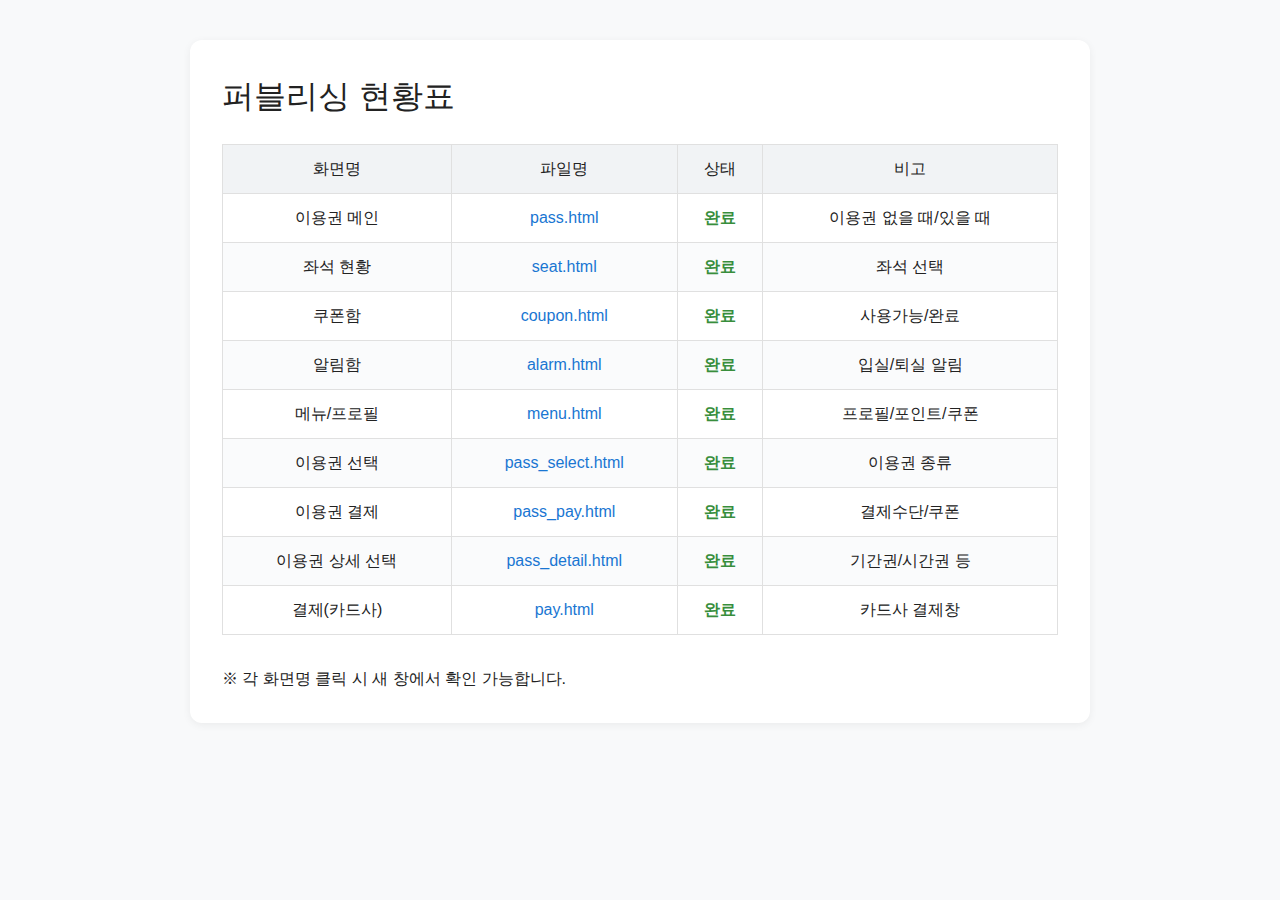
<file: index.html>
<!DOCTYPE html>
<html lang="ko">
  <head>
    <meta charset="UTF-8" />
    <meta name="viewport" content="width=device-width, initial-scale=1.0" />
    <title>퍼블리싱 현황표 - moo_pub</title>
    <link rel="stylesheet" href="./assets/css/common.css" />
    <style>
      body {
        font-family: "Pretendard", "Noto Sans KR", Arial, sans-serif;
        background: #f8f9fa;
        margin: 0;
      }
      .container {
        max-width: 900px;
        margin: 40px auto;
        background: #fff;
        border-radius: 12px;
        box-shadow: 0 2px 8px rgba(0, 0, 0, 0.06);
        padding: 32px;
      }
      h1 {
        font-size: 2rem;
        margin-bottom: 1.5rem;
      }
      table {
        width: 100%;
        border-collapse: collapse;
        margin-bottom: 2rem;
      }
      th,
      td {
        border: 1px solid #e0e0e0;
        padding: 12px 10px;
        text-align: center;
      }
      th {
        background: #f1f3f5;
      }
      tr:nth-child(even) {
        background: #fafbfc;
      }
      a {
        color: #1976d2;
        text-decoration: none;
      }
      a:hover {
        text-decoration: underline;
      }
      .status-done {
        color: #388e3c;
        font-weight: bold;
      }
      .status-ing {
        color: #fbc02d;
        font-weight: bold;
      }
      .status-todo {
        color: #bdbdbd;
        font-weight: bold;
      }
    </style>
  </head>
  <body>
    <div class="container">
      <h1>퍼블리싱 현황표</h1>
      <table>
        <thead>
          <tr>
            <th>화면명</th>
            <th>파일명</th>
            <th>상태</th>
            <th>비고</th>
          </tr>
        </thead>
        <tbody>
          <tr>
            <td>이용권 메인</td>
            <td><a href="./html/pass.html" target="_blank">pass.html</a></td>
            <td class="status-done">완료</td>
            <td>이용권 없을 때/있을 때</td>
          </tr>
          <tr>
            <td>좌석 현황</td>
            <td><a href="./html/seat.html" target="_blank">seat.html</a></td>
            <td class="status-done">완료</td>
            <td>좌석 선택</td>
          </tr>
          <tr>
            <td>쿠폰함</td>
            <td>
              <a href="./html/coupon.html" target="_blank">coupon.html</a>
            </td>
            <td class="status-done">완료</td>
            <td>사용가능/완료</td>
          </tr>
          <tr>
            <td>알림함</td>
            <td><a href="./html/alarm.html" target="_blank">alarm.html</a></td>
            <td class="status-done">완료</td>
            <td>입실/퇴실 알림</td>
          </tr>
          <tr>
            <td>메뉴/프로필</td>
            <td><a href="./html/menu.html" target="_blank">menu.html</a></td>
            <td class="status-done">완료</td>
            <td>프로필/포인트/쿠폰</td>
          </tr>
          <tr>
            <td>이용권 선택</td>
            <td>
              <a href="./html/pass_select.html" target="_blank"
                >pass_select.html</a
              >
            </td>
            <td class="status-done">완료</td>
            <td>이용권 종류</td>
          </tr>
          <tr>
            <td>이용권 결제</td>
            <td>
              <a href="./html/pass_pay.html" target="_blank">pass_pay.html</a>
            </td>
            <td class="status-done">완료</td>
            <td>결제수단/쿠폰</td>
          </tr>
          <tr>
            <td>이용권 상세 선택</td>
            <td>
              <a href="./html/pass_detail.html" target="_blank"
                >pass_detail.html</a
              >
            </td>
            <td class="status-done">완료</td>
            <td>기간권/시간권 등</td>
          </tr>
          <tr>
            <td>결제(카드사)</td>
            <td><a href="./html/pay.html" target="_blank">pay.html</a></td>
            <td class="status-done">완료</td>
            <td>카드사 결제창</td>
          </tr>
        </tbody>
      </table>
      <p>※ 각 화면명 클릭 시 새 창에서 확인 가능합니다.</p>
    </div>
  </body>
</html>
</file>
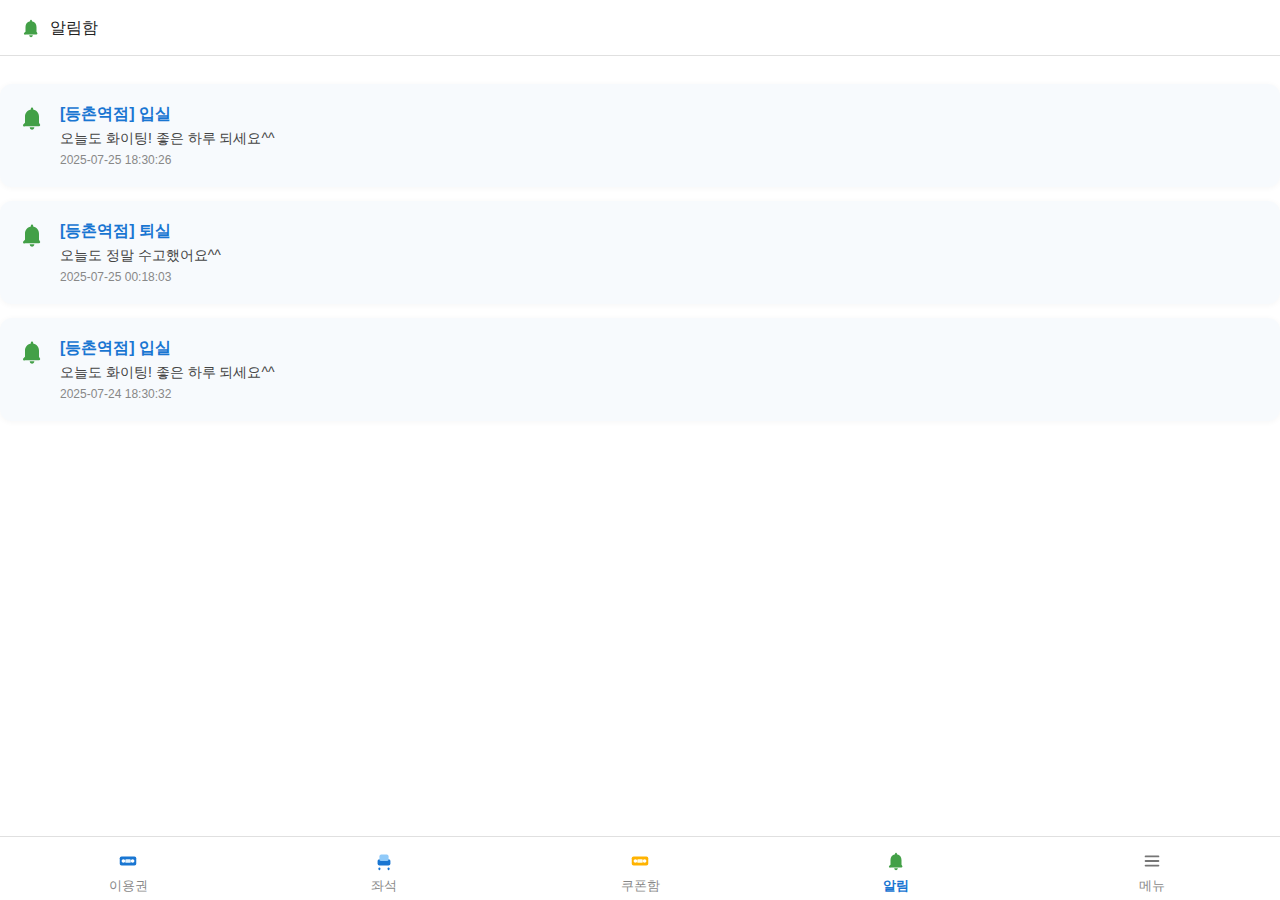
<file: html/alarm.html>
<!DOCTYPE html>
<html lang="ko">
  <head>
    <meta charset="UTF-8" />
    <meta name="viewport" content="width=device-width, initial-scale=1.0" />
    <title>알림함</title>
    <link rel="stylesheet" href="../assets/css/common.css" />
    <link rel="stylesheet" href="../assets/css/page.css" />
    <link rel="stylesheet" href="../assets/css/animate.css" />
    <style>
      .alarm-list {
        margin: 28px 0 18px;
      }
      .alarm-card {
        background: #f7fafd;
        border-radius: 12px;
        box-shadow: 0 1px 6px rgba(0, 0, 0, 0.04);
        padding: 18px 18px;
        margin-bottom: 14px;
        display: flex;
        align-items: flex-start;
        gap: 14px;
        animation: fadeIn 0.7s;
      }
      .alarm-card .icon {
        flex-shrink: 0;
        margin-top: 2px;
      }
      .alarm-card .info {
        flex: 1;
      }
      .alarm-card .title {
        font-size: 1rem;
        font-weight: 600;
        margin-bottom: 2px;
        color: #1976d2;
      }
      .alarm-card .desc {
        font-size: 14px;
        color: #444;
        margin-bottom: 2px;
      }
      .alarm-card .date {
        font-size: 12px;
        color: #888;
      }
    </style>
  </head>
  <body>
    <div class="page-wrap">
      <header class="header">
        <div style="display: flex; align-items: center; gap: 8px">
          <img src="../assets/img/icon-alarm.svg" width="22" alt="알림" />
          알림함
        </div>
      </header>
      <main style="flex: 1">
        <div class="alarm-list fade-in">
          <div class="alarm-card">
            <div class="icon">
              <img src="../assets/img/icon-alarm.svg" width="28" alt="알림" />
            </div>
            <div class="info">
              <div class="title">[등촌역점] 입실</div>
              <div class="desc">오늘도 화이팅! 좋은 하루 되세요^^</div>
              <div class="date">2025-07-25 18:30:26</div>
            </div>
          </div>
          <div class="alarm-card">
            <div class="icon">
              <img src="../assets/img/icon-alarm.svg" width="28" alt="알림" />
            </div>
            <div class="info">
              <div class="title">[등촌역점] 퇴실</div>
              <div class="desc">오늘도 정말 수고했어요^^</div>
              <div class="date">2025-07-25 00:18:03</div>
            </div>
          </div>
          <div class="alarm-card">
            <div class="icon">
              <img src="../assets/img/icon-alarm.svg" width="28" alt="알림" />
            </div>
            <div class="info">
              <div class="title">[등촌역점] 입실</div>
              <div class="desc">오늘도 화이팅! 좋은 하루 되세요^^</div>
              <div class="date">2025-07-24 18:30:32</div>
            </div>
          </div>
        </div>
      </main>
      <nav class="footer-nav">
        <div class="footer-nav__item">
          <a href="./pass.html"
            ><img src="../assets/img/icon-pass.svg" alt="이용권" />이용권</a
          >
        </div>
        <div class="footer-nav__item">
          <a href="./seat.html"
            ><img src="../assets/img/icon-seat.svg" alt="좌석" />좌석</a
          >
        </div>
        <div class="footer-nav__item">
          <a href="./coupon.html"
            ><img src="../assets/img/icon-coupon.svg" alt="쿠폰" />쿠폰함</a
          >
        </div>
        <div class="footer-nav__item active">
          <a href="./alarm.html"
            ><img src="../assets/img/icon-alarm.svg" alt="알림" />알림</a
          >
        </div>
        <div class="footer-nav__item">
          <a href="./menu.html"
            ><img src="../assets/img/icon-menu.svg" alt="메뉴" />메뉴</a
          >
        </div>
      </nav>
    </div>
    <script src="../js/common.js"></script>
  </body>
</html>
</file>
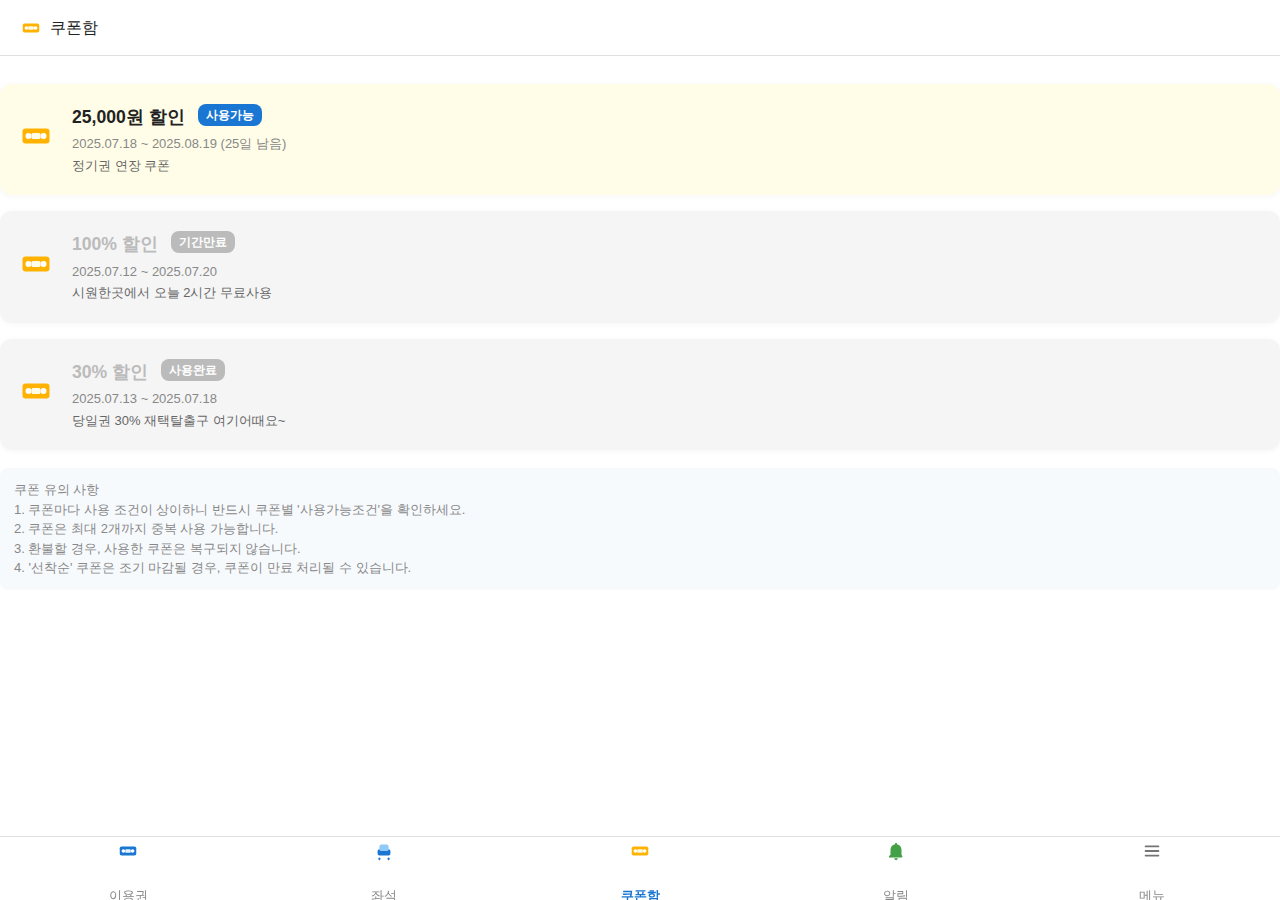
<file: html/coupon.html>
<!DOCTYPE html>
<html lang="ko">
  <head>
    <meta charset="UTF-8" />
    <meta name="viewport" content="width=device-width, initial-scale=1.0" />
    <title>쿠폰함</title>
    <link rel="stylesheet" href="../assets/css/common.css" />
    <link rel="stylesheet" href="../assets/css/page.css" />
    <link rel="stylesheet" href="../assets/css/animate.css" />
    <style>
      .coupon-list {
        margin: 28px 0 18px;
      }
      .coupon-card {
        background: #fffde7;
        border-radius: 12px;
        box-shadow: 0 1px 6px rgba(0, 0, 0, 0.04);
        padding: 20px 18px;
        margin-bottom: 16px;
        display: flex;
        align-items: center;
        gap: 18px;
        animation: fadeIn 0.7s;
      }
      .coupon-card.used {
        background: #f5f5f5;
        color: #bbb;
      }
      .coupon-card .icon {
        flex-shrink: 0;
      }
      .coupon-card .info {
        flex: 1;
      }
      .coupon-card .title {
        font-size: 1.1rem;
        font-weight: 600;
        margin-bottom: 4px;
      }
      .coupon-card .date {
        font-size: 13px;
        color: #888;
        margin-bottom: 2px;
      }
      .coupon-card .desc {
        font-size: 13px;
        color: #666;
      }
      .coupon-card .badge {
        font-size: 12px;
        color: #fff;
        background: #1976d2;
        border-radius: 8px;
        padding: 2px 8px;
        margin-left: 8px;
      }
      .coupon-card.used .badge {
        background: #bbb;
      }
      .coupon-notice {
        font-size: 13px;
        color: #888;
        background: #f7fafd;
        border-radius: 8px;
        padding: 12px 14px;
        margin-bottom: 18px;
      }
    </style>
  </head>
  <body>
    <div class="page-wrap">
      <header class="header">
        <div style="display: flex; align-items: center; gap: 8px">
          <img src="../assets/img/icon-coupon.svg" width="22" alt="쿠폰" />
          쿠폰함
        </div>
      </header>
      <main style="flex: 1">
        <div class="coupon-list fade-in">
          <div class="coupon-card">
            <div class="icon">
              <img src="../assets/img/icon-coupon.svg" width="36" alt="쿠폰" />
            </div>
            <div class="info">
              <div class="title">
                25,000원 할인 <span class="badge">사용가능</span>
              </div>
              <div class="date">2025.07.18 ~ 2025.08.19 (25일 남음)</div>
              <div class="desc">정기권 연장 쿠폰</div>
            </div>
          </div>
          <div class="coupon-card used">
            <div class="icon">
              <img src="../assets/img/icon-coupon.svg" width="36" alt="쿠폰" />
            </div>
            <div class="info">
              <div class="title">
                100% 할인 <span class="badge">기간만료</span>
              </div>
              <div class="date">2025.07.12 ~ 2025.07.20</div>
              <div class="desc">시원한곳에서 오늘 2시간 무료사용</div>
            </div>
          </div>
          <div class="coupon-card used">
            <div class="icon">
              <img src="../assets/img/icon-coupon.svg" width="36" alt="쿠폰" />
            </div>
            <div class="info">
              <div class="title">
                30% 할인 <span class="badge">사용완료</span>
              </div>
              <div class="date">2025.07.13 ~ 2025.07.18</div>
              <div class="desc">당일권 30% 재택탈출구 여기어때요~</div>
            </div>
          </div>
        </div>
        <div class="coupon-notice slide-up">
          <b>쿠폰 유의 사항</b><br />
          1. 쿠폰마다 사용 조건이 상이하니 반드시 쿠폰별 '사용가능조건'을
          확인하세요.<br />
          2. 쿠폰은 최대 2개까지 중복 사용 가능합니다.<br />
          3. 환불할 경우, 사용한 쿠폰은 복구되지 않습니다.<br />
          4. '선착순' 쿠폰은 조기 마감될 경우, 쿠폰이 만료 처리될 수 있습니다.
        </div>
      </main>
      <nav class="footer-nav">
        <div class="footer-nav__item">
          <a href="./pass.html"
            ><img
              src="../assets/img/icon-pass.svg"
              alt="이용권"
            /><br />이용권</a
          >
        </div>
        <div class="footer-nav__item">
          <a href="./seat.html"
            ><img src="../assets/img/icon-seat.svg" alt="좌석" /><br />좌석</a
          >
        </div>
        <div class="footer-nav__item active">
          <a href="./coupon.html"
            ><img
              src="../assets/img/icon-coupon.svg"
              alt="쿠폰"
            /><br />쿠폰함</a
          >
        </div>
        <div class="footer-nav__item">
          <a href="./alarm.html"
            ><img src="../assets/img/icon-alarm.svg" alt="알림" /><br />알림</a
          >
        </div>
        <div class="footer-nav__item">
          <a href="./menu.html"
            ><img src="../assets/img/icon-menu.svg" alt="메뉴" /><br />메뉴</a
          >
        </div>
      </nav>
    </div>
    <script src="../js/common.js"></script>
  </body>
</html>
</file>
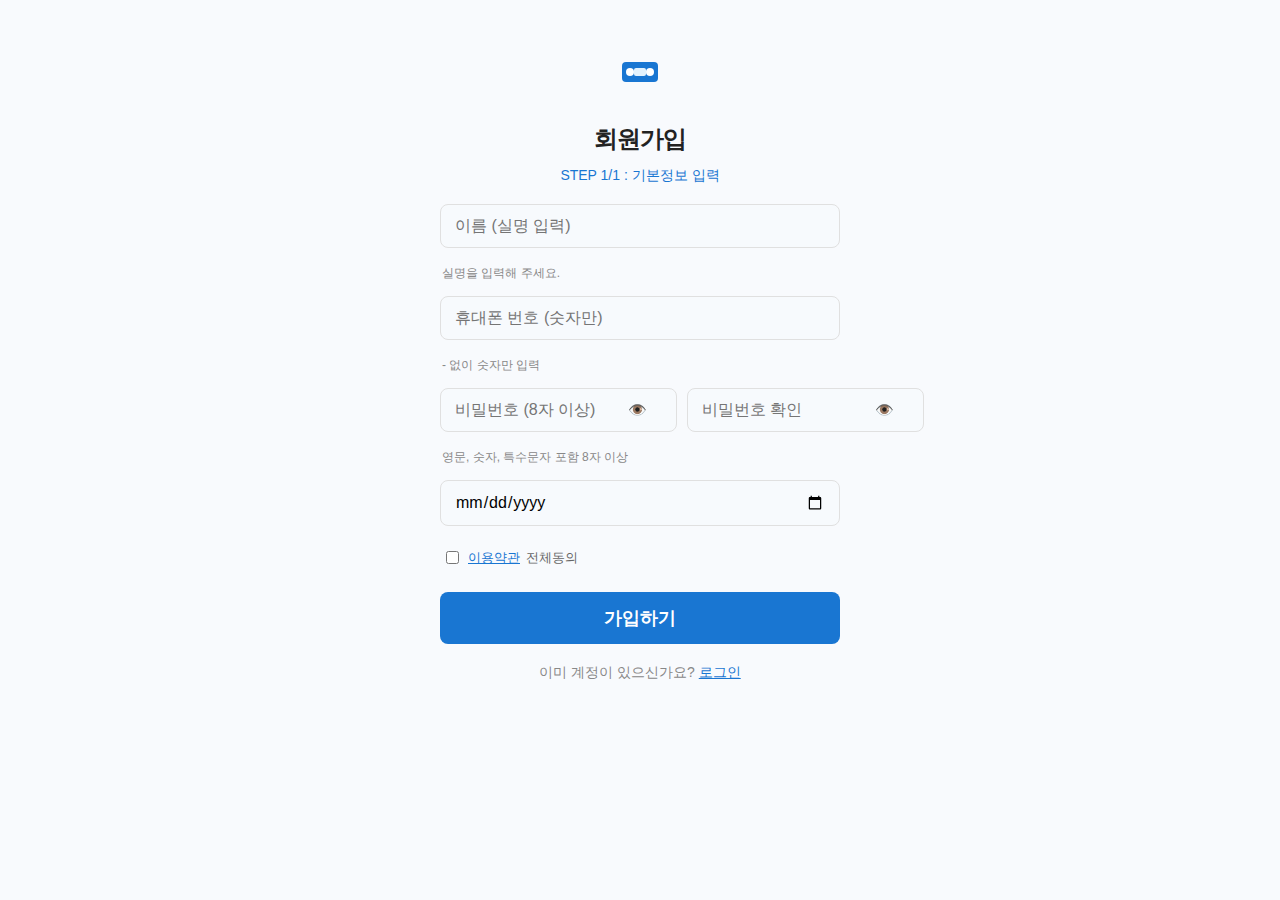
<file: html/join.html>
<!DOCTYPE html>
<html lang="ko">
  <head>
    <meta charset="UTF-8" />
    <meta name="viewport" content="width=device-width, initial-scale=1.0" />
    <title>회원가입</title>
    <link rel="stylesheet" href="../assets/css/common.css" />
    <link rel="stylesheet" href="../assets/css/page.css" />
    <link rel="stylesheet" href="../assets/css/animate.css" />
    <style>
      body {
        background: #f8fafd;
      }
      .auth-wrap {
        width: 100%;
        max-width: 400px;
        margin: 0 auto;
        border-radius: 16px;
        margin-top: 48px;
      }
      .auth-logo {
        text-align: center;
        margin-bottom: 18px;
      }
      .auth-logo img {
        width: 48px;
        height: 48px;
      }
      .auth-title {
        text-align: center;
        font-size: 1.5rem;
        font-weight: 700;
        margin-bottom: 8px;
        letter-spacing: -1px;
      }
      .auth-step {
        text-align: center;
        font-size: 14px;
        color: #1976d2;
        margin-bottom: 18px;
      }
      .auth-form {
        display: flex;
        flex-direction: column;
        gap: 14px;
      }
      .auth-form input {
        font-size: 1rem;
        padding: 12px 14px;
        border-radius: 8px;
        border: 1px solid #e0e0e0;
        background: #f7fafd;
        transition: border 0.2s;
      }
      .auth-form input:focus {
        border-color: #1976d2;
        background: #fff;
      }
      .auth-form .row {
        display: flex;
        gap: 10px;
      }
      .auth-form .error {
        color: #e53935;
        font-size: 13px;
        margin-top: 2px;
      }
      .auth-form .guide {
        font-size: 12px;
        color: #888;
        margin-top: 2px;
        margin-left: 2px;
      }
      .auth-form .terms {
        font-size: 13px;
        color: #666;
        margin: 8px 0 0 2px;
      }
      .auth-form .terms label {
        display: flex;
        align-items: center;
        gap: 6px;
      }
      .auth-form .terms a {
        color: #1976d2;
        text-decoration: underline;
      }
      .auth-btn {
        width: 100%;
        background: #1976d2;
        color: #fff;
        font-size: 1.1rem;
        font-weight: 600;
        border: none;
        border-radius: 8px;
        padding: 14px 0;
        margin-top: 10px;
        cursor: pointer;
        transition: background 0.2s;
      }
      .auth-btn:disabled {
        background: #bdbdbd;
        cursor: not-allowed;
      }
      .auth-bottom {
        text-align: center;
        margin-top: 18px;
        font-size: 14px;
        color: #888;
      }
      .auth-bottom a {
        color: #1976d2;
        text-decoration: underline;
      }
      .pw-toggle {
        position: relative;
      }
      .pw-toggle-btn {
        position: absolute;
        right: 12px;
        top: 50%;
        transform: translateY(-50%);
        background: none;
        border: none;
        color: #888;
        font-size: 15px;
        cursor: pointer;
      }
      @media (max-width: 600px) {
        .auth-logo img {
          width: 40px;
          height: 40px;
        }
        .auth-title {
          font-size: 1.2rem;
        }
      }
    </style>
  </head>
  <body>
    <div class="auth-wrap">
      <div class="auth-logo">
        <img src="../assets/img/icon-pass.svg" alt="로고" />
      </div>
      <div class="auth-title">회원가입</div>
      <div class="auth-step">STEP 1/1 : 기본정보 입력</div>
      <form class="auth-form" autocomplete="off">
        <input type="text" placeholder="이름 (실명 입력)" required />
        <div class="guide">실명을 입력해 주세요.</div>
        <input type="tel" placeholder="휴대폰 번호 (숫자만)" required />
        <div class="guide">- 없이 숫자만 입력</div>
        <div class="row">
          <div class="pw-toggle" style="flex: 1">
            <input
              type="password"
              placeholder="비밀번호 (8자 이상)"
              required
              id="pw1"
            />
            <button
              type="button"
              class="pw-toggle-btn"
              onclick="togglePw('pw1', this)"
            >
              👁️
            </button>
          </div>
          <div class="pw-toggle" style="flex: 1">
            <input
              type="password"
              placeholder="비밀번호 확인"
              required
              id="pw2"
            />
            <button
              type="button"
              class="pw-toggle-btn"
              onclick="togglePw('pw2', this)"
            >
              👁️
            </button>
          </div>
        </div>
        <div class="guide">영문, 숫자, 특수문자 포함 8자 이상</div>
        <input type="date" placeholder="생년월일" required />
        <div class="terms">
          <label
            ><input type="checkbox" required />
            <a href="#">이용약관</a> 전체동의</label
          >
        </div>
        <button class="auth-btn" type="submit">가입하기</button>
        <div class="error" style="display: none">
          비밀번호가 일치하지 않습니다.
        </div>
      </form>
      <div class="auth-bottom">
        이미 계정이 있으신가요? <a href="./login.html">로그인</a>
      </div>
    </div>
    <script>
      function togglePw(id, btn) {
        const input = document.getElementById(id);
        if (input.type === "password") {
          input.type = "text";
          btn.textContent = "🙈";
        } else {
          input.type = "password";
          btn.textContent = "👁️";
        }
      }
    </script>
  </body>
</html>
</file>
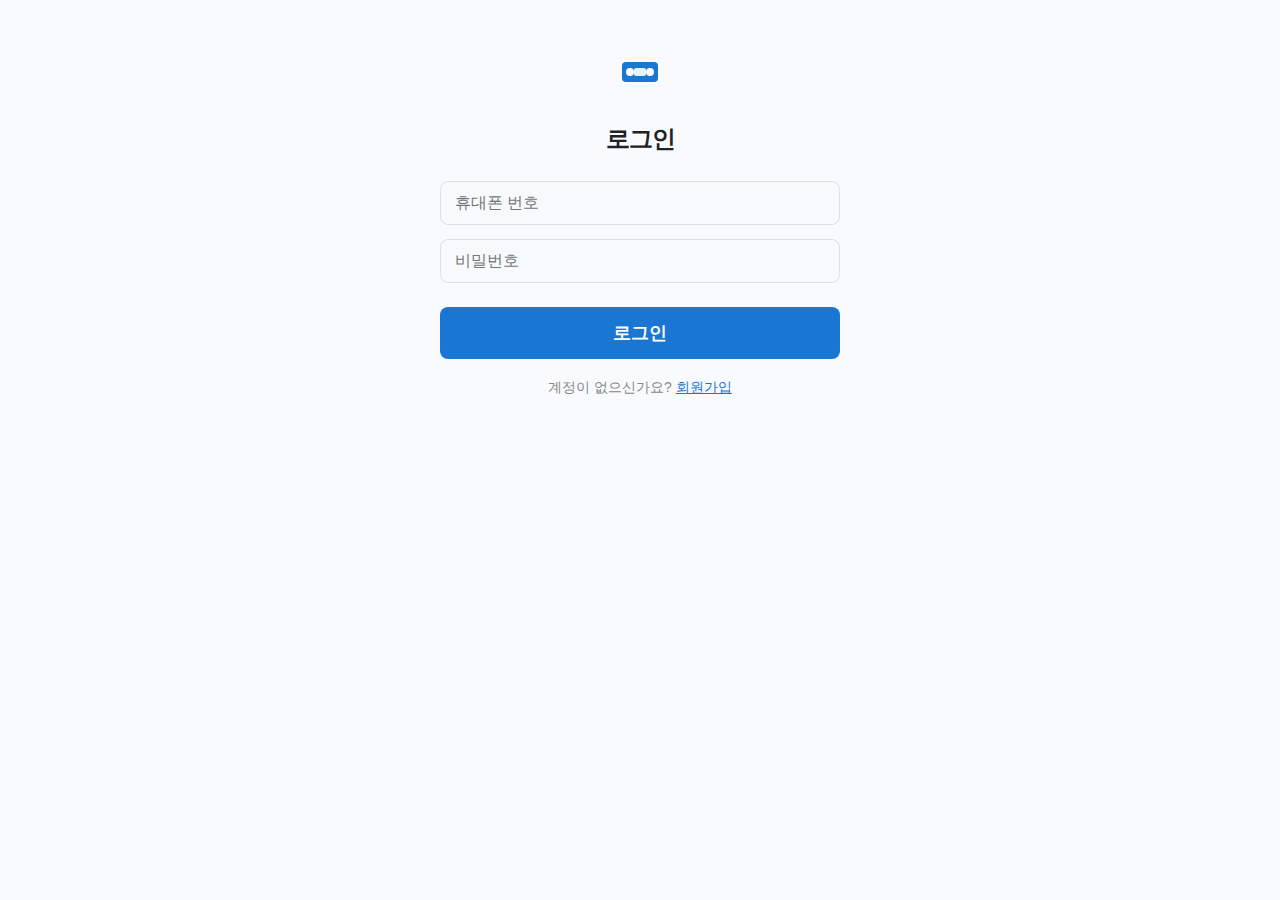
<file: html/login.html>
<!DOCTYPE html>
<html lang="ko">
  <head>
    <meta charset="UTF-8" />
    <meta name="viewport" content="width=device-width, initial-scale=1.0" />
    <title>로그인</title>
    <link rel="stylesheet" href="../assets/css/common.css" />
    <link rel="stylesheet" href="../assets/css/page.css" />
    <link rel="stylesheet" href="../assets/css/animate.css" />
    <style>
      body {
        background: #f8fafd;
      }
      .auth-wrap {
        width: 100%;
        max-width: 400px;
        margin: 0 auto;
        border-radius: 16px;
        margin-top: 48px;
      }
      .auth-logo {
        text-align: center;
        margin-bottom: 18px;
      }
      .auth-logo img {
        width: 48px;
        height: 48px;
      }
      .auth-title {
        text-align: center;
        font-size: 1.5rem;
        font-weight: 700;
        margin-bottom: 24px;
        letter-spacing: -1px;
      }
      .auth-form {
        display: flex;
        flex-direction: column;
        gap: 14px;
      }
      .auth-form input {
        font-size: 1rem;
        padding: 12px 14px;
        border-radius: 8px;
        border: 1px solid #e0e0e0;
        background: #f7fafd;
        transition: border 0.2s;
      }
      .auth-form input:focus {
        border-color: #1976d2;
        background: #fff;
      }
      .auth-form .error {
        color: #e53935;
        font-size: 13px;
        margin-top: 2px;
      }
      .auth-btn {
        width: 100%;
        background: #1976d2;
        color: #fff;
        font-size: 1.1rem;
        font-weight: 600;
        border: none;
        border-radius: 8px;
        padding: 14px 0;
        margin-top: 10px;
        cursor: pointer;
        transition: background 0.2s;
      }
      .auth-btn:disabled {
        background: #bdbdbd;
        cursor: not-allowed;
      }
      .auth-bottom {
        text-align: center;
        margin-top: 18px;
        font-size: 14px;
        color: #888;
      }
      .auth-bottom a {
        color: #1976d2;
        text-decoration: underline;
      }
      .social-login {
        margin: 18px 0 0 0;
        display: flex;
        flex-direction: column;
        gap: 10px;
      }
      .social-btn {
        display: flex;
        align-items: center;
        justify-content: center;
        gap: 8px;
        border: none;
        border-radius: 8px;
        font-size: 1rem;
        font-weight: 500;
        padding: 12px 0;
        cursor: pointer;
        transition: background 0.2s;
      }
      .social-btn.kakao {
        background: #fee500;
        color: #3c1e1e;
      }
      .social-btn.google {
        background: #fff;
        color: #222;
        border: 1px solid #e0e0e0;
      }
      .social-btn img {
        width: 22px;
        height: 22px;
      }
      @media (max-width: 600px) {
        .auth-logo img {
          width: 40px;
          height: 40px;
        }
        .auth-title {
          font-size: 1.2rem;
        }
      }
    </style>
  </head>
  <body>
    <div class="auth-wrap">
      <div class="auth-logo">
        <img src="../assets/img/icon-pass.svg" alt="로고" />
      </div>
      <div class="auth-title">로그인</div>
      <form class="auth-form" autocomplete="off">
        <input type="tel" placeholder="휴대폰 번호" required />
        <input type="password" placeholder="비밀번호" required />
        <button class="auth-btn" type="submit">로그인</button>
      </form>
      <!-- <div class="social-login">
        <button class="social-btn kakao">
          <img src="../assets/img/kakao.png" alt="카카오" />카카오로 로그인
        </button>
        <button class="social-btn google">
          <img src="../assets/img/google.png" alt="구글" />Google로 로그인
        </button>
      </div> -->
      <div class="auth-bottom">
        계정이 없으신가요? <a href="./join.html">회원가입</a>
      </div>
    </div>
  </body>
</html>
</file>
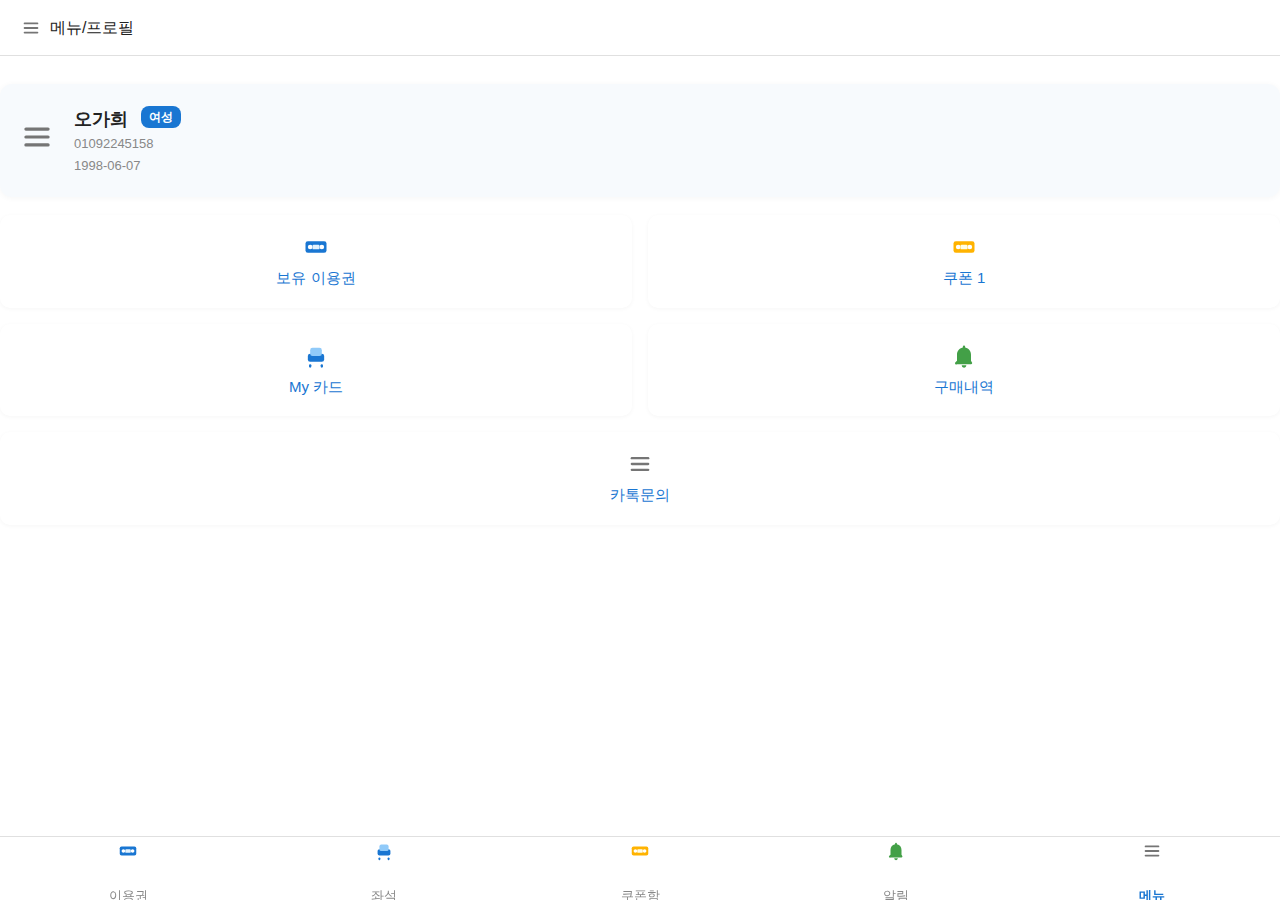
<file: html/menu.html>
<!DOCTYPE html>
<html lang="ko">
  <head>
    <meta charset="UTF-8" />
    <meta name="viewport" content="width=device-width, initial-scale=1.0" />
    <title>메뉴/프로필</title>
    <link rel="stylesheet" href="../assets/css/common.css" />
    <link rel="stylesheet" href="../assets/css/page.css" />
    <link rel="stylesheet" href="../assets/css/animate.css" />
    <style>
      .profile-card {
        background: #f7fafd;
        border-radius: 12px;
        box-shadow: 0 1px 6px rgba(0, 0, 0, 0.04);
        padding: 22px 18px;
        margin: 28px 0 18px;
        display: flex;
        align-items: center;
        gap: 18px;
        animation: fadeIn 0.7s;
      }
      .profile-card .icon {
        flex-shrink: 0;
      }
      .profile-card .info {
        flex: 1;
      }
      .profile-card .name {
        font-size: 1.1rem;
        font-weight: 600;
        margin-bottom: 2px;
      }
      .profile-card .phone {
        font-size: 13px;
        color: #888;
        margin-bottom: 2px;
      }
      .profile-card .birth {
        font-size: 13px;
        color: #888;
      }
      .profile-card .gender {
        font-size: 13px;
        color: #888;
      }
      .profile-card .badge {
        font-size: 12px;
        color: #fff;
        background: #1976d2;
        border-radius: 8px;
        padding: 2px 8px;
        margin-left: 8px;
      }
      .menu-list {
        display: flex;
        flex-wrap: wrap;
        gap: 16px;
        margin-bottom: 18px;
      }
      .menu-item {
        flex: 1 1 40%;
        min-width: 120px;
        background: #fff;
        border-radius: 10px;
        box-shadow: 0 1px 4px rgba(0, 0, 0, 0.04);
        padding: 18px 0;
        text-align: center;
        font-size: 15px;
        color: #1976d2;
        display: flex;
        flex-direction: column;
        align-items: center;
        gap: 6px;
        cursor: pointer;
        transition: box-shadow 0.2s, background 0.2s;
        animation: scaleIn 0.5s;
      }
      .menu-item:hover {
        background: #e3f2fd;
      }
      .menu-item img {
        width: 28px;
        height: 28px;
      }
    </style>
  </head>
  <body>
    <div class="page-wrap">
      <header class="header">
        <div style="display: flex; align-items: center; gap: 8px">
          <img src="../assets/img/icon-menu.svg" width="22" alt="메뉴" />
          메뉴/프로필
        </div>
      </header>
      <main style="flex: 1">
        <div class="profile-card fade-in">
          <div class="icon">
            <img src="../assets/img/icon-menu.svg" width="38" alt="프로필" />
          </div>
          <div class="info">
            <div class="name">오가희 <span class="badge">여성</span></div>
            <div class="phone">01092245158</div>
            <div class="birth">1998-06-07</div>
          </div>
        </div>
        <div class="menu-list slide-up">
          <div class="menu-item">
            <img src="../assets/img/icon-pass.svg" alt="이용권" />보유 이용권
          </div>
          <div class="menu-item">
            <img src="../assets/img/icon-coupon.svg" alt="쿠폰" />쿠폰 1
          </div>
          <div class="menu-item">
            <img src="../assets/img/icon-seat.svg" alt="좌석" />My 카드
          </div>
          <div class="menu-item">
            <img src="../assets/img/icon-alarm.svg" alt="알림" />구매내역
          </div>
          <div class="menu-item">
            <img src="../assets/img/icon-menu.svg" alt="카톡" />카톡문의
          </div>
        </div>
      </main>
      <nav class="footer-nav">
        <div class="footer-nav__item">
          <a href="./pass.html"
            ><img
              src="../assets/img/icon-pass.svg"
              alt="이용권"
            /><br />이용권</a
          >
        </div>
        <div class="footer-nav__item">
          <a href="./seat.html"
            ><img src="../assets/img/icon-seat.svg" alt="좌석" /><br />좌석</a
          >
        </div>
        <div class="footer-nav__item">
          <a href="./coupon.html"
            ><img
              src="../assets/img/icon-coupon.svg"
              alt="쿠폰"
            /><br />쿠폰함</a
          >
        </div>
        <div class="footer-nav__item">
          <a href="./alarm.html"
            ><img src="../assets/img/icon-alarm.svg" alt="알림" /><br />알림</a
          >
        </div>
        <div class="footer-nav__item active">
          <a href="./menu.html"
            ><img src="../assets/img/icon-menu.svg" alt="메뉴" /><br />메뉴</a
          >
        </div>
      </nav>
    </div>
    <script src="../js/common.js"></script>
  </body>
</html>
</file>
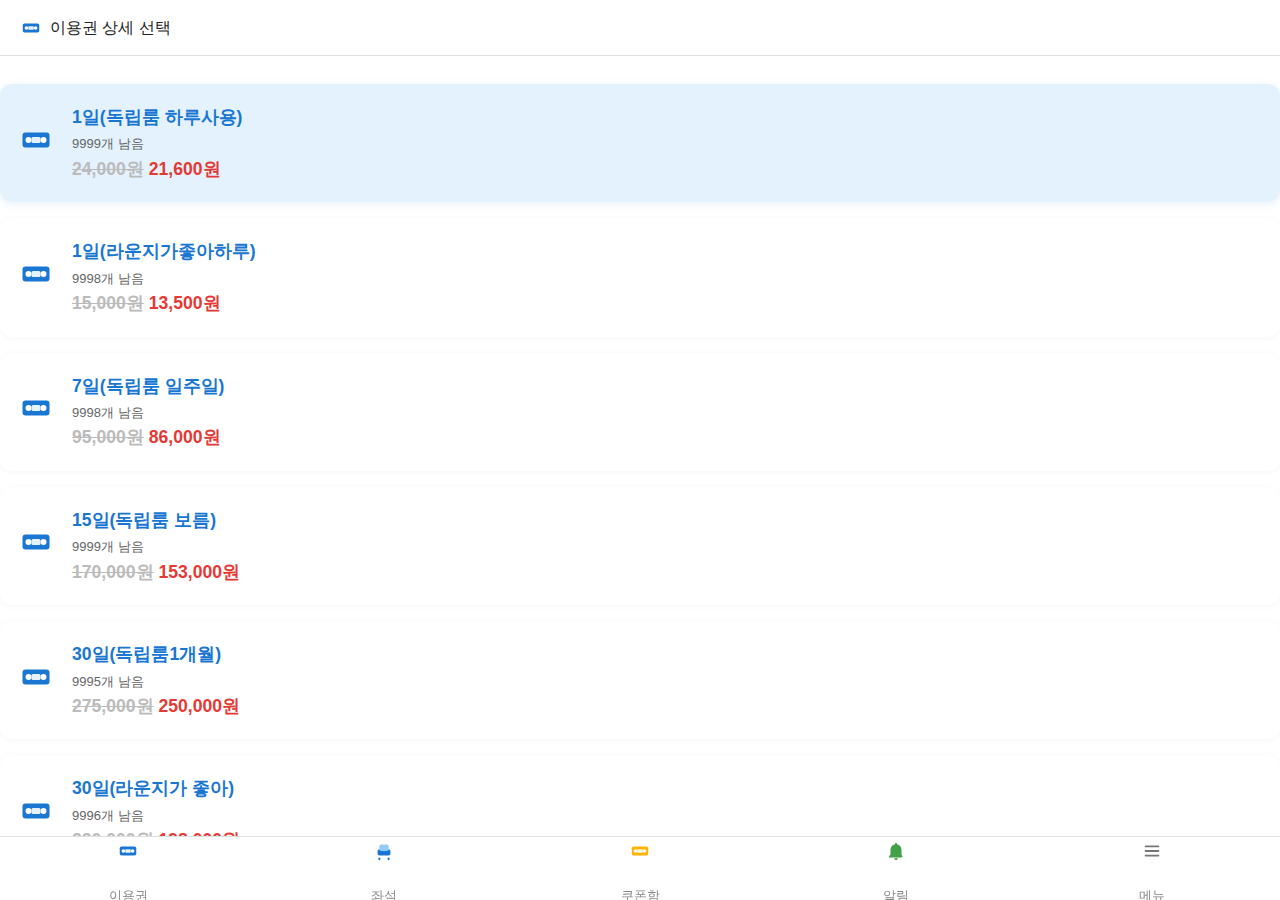
<file: html/pass_detail.html>
<!DOCTYPE html>
<html lang="ko">
  <head>
    <meta charset="UTF-8" />
    <meta name="viewport" content="width=device-width, initial-scale=1.0" />
    <title>이용권 상세 선택</title>
    <link rel="stylesheet" href="../assets/css/common.css" />
    <link rel="stylesheet" href="../assets/css/page.css" />
    <link rel="stylesheet" href="../assets/css/animate.css" />
    <style>
      .detail-list {
        margin: 28px 0 18px;
      }
      .detail-card {
        background: #fff;
        border-radius: 12px;
        box-shadow: 0 1px 6px rgba(0, 0, 0, 0.04);
        padding: 20px 18px;
        margin-bottom: 16px;
        display: flex;
        align-items: center;
        gap: 18px;
        animation: fadeIn 0.7s;
        cursor: pointer;
        transition: box-shadow 0.2s, background 0.2s;
      }
      .detail-card.selected,
      .detail-card:hover {
        background: #e3f2fd;
        box-shadow: 0 2px 10px rgba(25, 118, 210, 0.1);
      }
      .detail-card .icon {
        flex-shrink: 0;
      }
      .detail-card .info {
        flex: 1;
      }
      .detail-card .title {
        font-size: 1.1rem;
        font-weight: 600;
        margin-bottom: 4px;
        color: #1976d2;
      }
      .detail-card .desc {
        font-size: 13px;
        color: #666;
      }
      .detail-card .price {
        font-size: 1.1rem;
        color: #e53935;
        font-weight: 600;
        margin-top: 2px;
      }
    </style>
  </head>
  <body>
    <div class="page-wrap">
      <header class="header">
        <div style="display: flex; align-items: center; gap: 8px">
          <img src="../assets/img/icon-pass.svg" width="22" alt="이용권" />
          이용권 상세 선택
        </div>
      </header>
      <main style="flex: 1">
        <div class="detail-list fade-in">
          <div class="detail-card selected">
            <div class="icon">
              <img src="../assets/img/icon-pass.svg" width="36" alt="이용권" />
            </div>
            <div class="info">
              <div class="title">1일(독립룸 하루사용)</div>
              <div class="desc">9999개 남음</div>
              <div class="price">
                <del style="color: #bbb">24,000원</del> 21,600원
              </div>
            </div>
          </div>
          <div class="detail-card">
            <div class="icon">
              <img src="../assets/img/icon-pass.svg" width="36" alt="이용권" />
            </div>
            <div class="info">
              <div class="title">1일(라운지가좋아하루)</div>
              <div class="desc">9998개 남음</div>
              <div class="price">
                <del style="color: #bbb">15,000원</del> 13,500원
              </div>
            </div>
          </div>
          <div class="detail-card">
            <div class="icon">
              <img src="../assets/img/icon-pass.svg" width="36" alt="이용권" />
            </div>
            <div class="info">
              <div class="title">7일(독립룸 일주일)</div>
              <div class="desc">9998개 남음</div>
              <div class="price">
                <del style="color: #bbb">95,000원</del> 86,000원
              </div>
            </div>
          </div>
          <div class="detail-card">
            <div class="icon">
              <img src="../assets/img/icon-pass.svg" width="36" alt="이용권" />
            </div>
            <div class="info">
              <div class="title">15일(독립룸 보름)</div>
              <div class="desc">9999개 남음</div>
              <div class="price">
                <del style="color: #bbb">170,000원</del> 153,000원
              </div>
            </div>
          </div>
          <div class="detail-card">
            <div class="icon">
              <img src="../assets/img/icon-pass.svg" width="36" alt="이용권" />
            </div>
            <div class="info">
              <div class="title">30일(독립룸1개월)</div>
              <div class="desc">9995개 남음</div>
              <div class="price">
                <del style="color: #bbb">275,000원</del> 250,000원
              </div>
            </div>
          </div>
          <div class="detail-card">
            <div class="icon">
              <img src="../assets/img/icon-pass.svg" width="36" alt="이용권" />
            </div>
            <div class="info">
              <div class="title">30일(라운지가 좋아)</div>
              <div class="desc">9996개 남음</div>
              <div class="price">
                <del style="color: #bbb">220,000원</del> 198,000원
              </div>
            </div>
          </div>
        </div>
      </main>
      <nav class="footer-nav">
        <div class="footer-nav__item">
          <a href="./pass.html"
            ><img
              src="../assets/img/icon-pass.svg"
              alt="이용권"
            /><br />이용권</a
          >
        </div>
        <div class="footer-nav__item">
          <a href="./seat.html"
            ><img src="../assets/img/icon-seat.svg" alt="좌석" /><br />좌석</a
          >
        </div>
        <div class="footer-nav__item">
          <a href="./coupon.html"
            ><img
              src="../assets/img/icon-coupon.svg"
              alt="쿠폰"
            /><br />쿠폰함</a
          >
        </div>
        <div class="footer-nav__item">
          <a href="./alarm.html"
            ><img src="../assets/img/icon-alarm.svg" alt="알림" /><br />알림</a
          >
        </div>
        <div class="footer-nav__item">
          <a href="./menu.html"
            ><img src="../assets/img/icon-menu.svg" alt="메뉴" /><br />메뉴</a
          >
        </div>
      </nav>
    </div>
    <script src="../js/common.js"></script>
  </body>
</html>
</file>
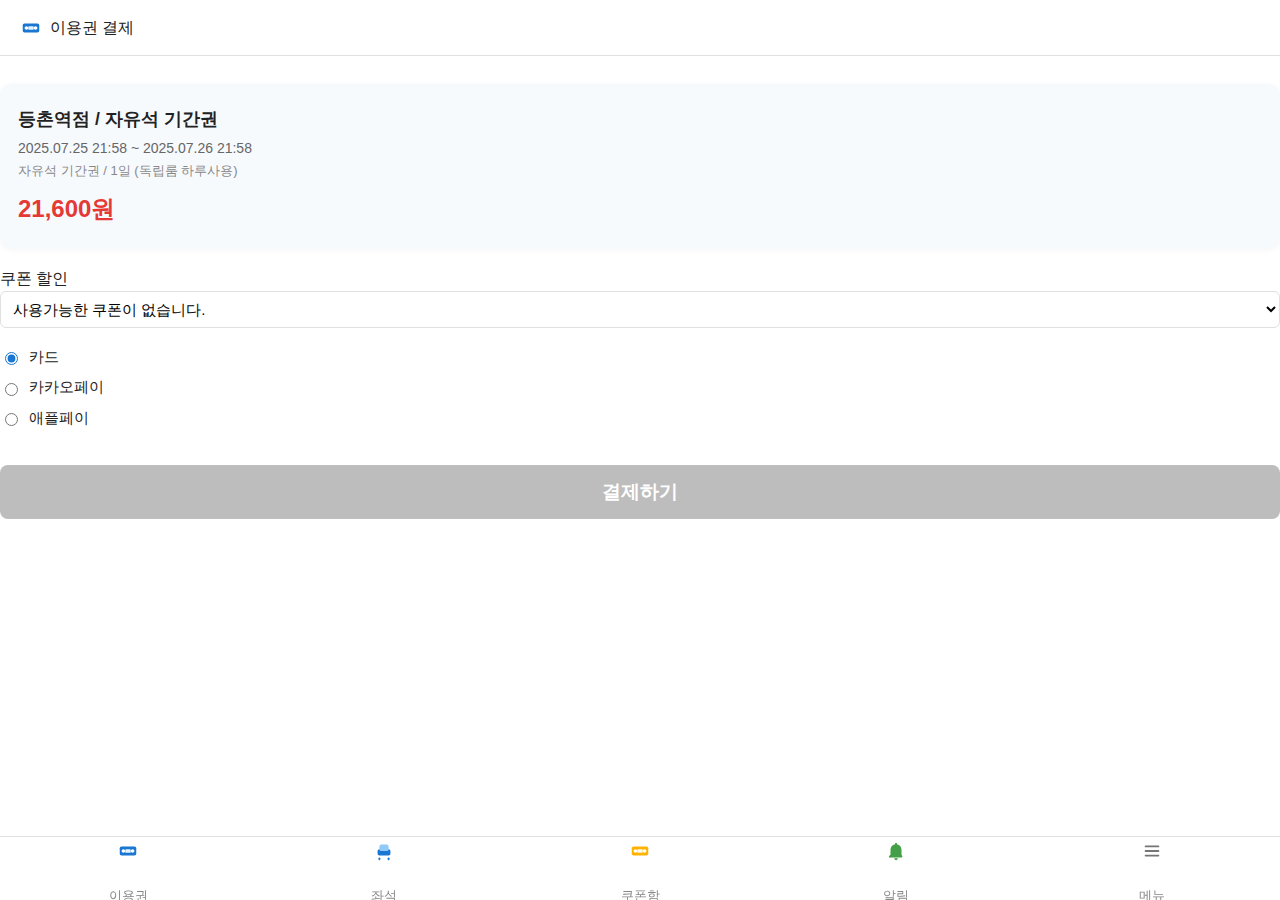
<file: html/pass_pay.html>
<!DOCTYPE html>
<html lang="ko">
  <head>
    <meta charset="UTF-8" />
    <meta name="viewport" content="width=device-width, initial-scale=1.0" />
    <title>이용권 결제</title>
    <link rel="stylesheet" href="../assets/css/common.css" />
    <link rel="stylesheet" href="../assets/css/page.css" />
    <link rel="stylesheet" href="../assets/css/animate.css" />
    <style>
      .pay-info {
        background: #f7fafd;
        border-radius: 12px;
        box-shadow: 0 1px 6px rgba(0, 0, 0, 0.04);
        padding: 22px 18px;
        margin: 28px 0 18px;
        animation: fadeIn 0.7s;
      }
      .pay-info .title {
        font-size: 1.1rem;
        font-weight: 600;
        margin-bottom: 6px;
      }
      .pay-info .desc {
        font-size: 14px;
        color: #666;
        margin-bottom: 2px;
      }
      .pay-info .date {
        font-size: 13px;
        color: #888;
        margin-bottom: 2px;
      }
      .pay-info .price {
        font-size: 1.5rem;
        color: #e53935;
        font-weight: 700;
        margin: 10px 0 0;
      }
      .pay-coupon {
        margin: 18px 0;
      }
      .pay-coupon select {
        width: 100%;
        padding: 8px;
        border-radius: 6px;
        border: 1px solid #e0e0e0;
        font-size: 15px;
      }
      .pay-method {
        margin: 18px 0;
      }
      .pay-method label {
        display: flex;
        align-items: center;
        gap: 8px;
        margin-bottom: 8px;
        font-size: 15px;
        cursor: pointer;
      }
      .pay-method input[type="radio"] {
        accent-color: #1976d2;
      }
      .pay-btn {
        width: 100%;
        background: #1976d2;
        color: #fff;
        font-size: 1.2rem;
        font-weight: 600;
        border: none;
        border-radius: 8px;
        padding: 14px 0;
        margin-top: 18px;
        cursor: pointer;
        transition: background 0.2s;
      }
      .pay-btn:disabled {
        background: #bdbdbd;
        cursor: not-allowed;
      }
    </style>
  </head>
  <body>
    <div class="page-wrap">
      <header class="header">
        <div style="display: flex; align-items: center; gap: 8px">
          <img src="../assets/img/icon-pass.svg" width="22" alt="이용권" />
          이용권 결제
        </div>
      </header>
      <main style="flex: 1">
        <div class="pay-info fade-in">
          <div class="title">등촌역점 / 자유석 기간권</div>
          <div class="desc">2025.07.25 21:58 ~ 2025.07.26 21:58</div>
          <div class="date">자유석 기간권 / 1일 (독립룸 하루사용)</div>
          <div class="price">21,600원</div>
        </div>
        <div class="pay-coupon slide-up">
          <label for="coupon">쿠폰 할인</label>
          <select id="coupon">
            <option>사용가능한 쿠폰이 없습니다.</option>
          </select>
        </div>
        <div class="pay-method slide-up">
          <label><input type="radio" name="pay" checked /> 카드</label>
          <label><input type="radio" name="pay" /> 카카오페이</label>
          <label><input type="radio" name="pay" /> 애플페이</label>
        </div>
        <button class="pay-btn" disabled>결제하기</button>
      </main>
      <nav class="footer-nav">
        <div class="footer-nav__item">
          <a href="./pass.html"
            ><img
              src="../assets/img/icon-pass.svg"
              alt="이용권"
            /><br />이용권</a
          >
        </div>
        <div class="footer-nav__item">
          <a href="./seat.html"
            ><img src="../assets/img/icon-seat.svg" alt="좌석" /><br />좌석</a
          >
        </div>
        <div class="footer-nav__item">
          <a href="./coupon.html"
            ><img
              src="../assets/img/icon-coupon.svg"
              alt="쿠폰"
            /><br />쿠폰함</a
          >
        </div>
        <div class="footer-nav__item">
          <a href="./alarm.html"
            ><img src="../assets/img/icon-alarm.svg" alt="알림" /><br />알림</a
          >
        </div>
        <div class="footer-nav__item">
          <a href="./menu.html"
            ><img src="../assets/img/icon-menu.svg" alt="메뉴" /><br />메뉴</a
          >
        </div>
      </nav>
    </div>
    <script src="../js/common.js"></script>
  </body>
</html>
</file>
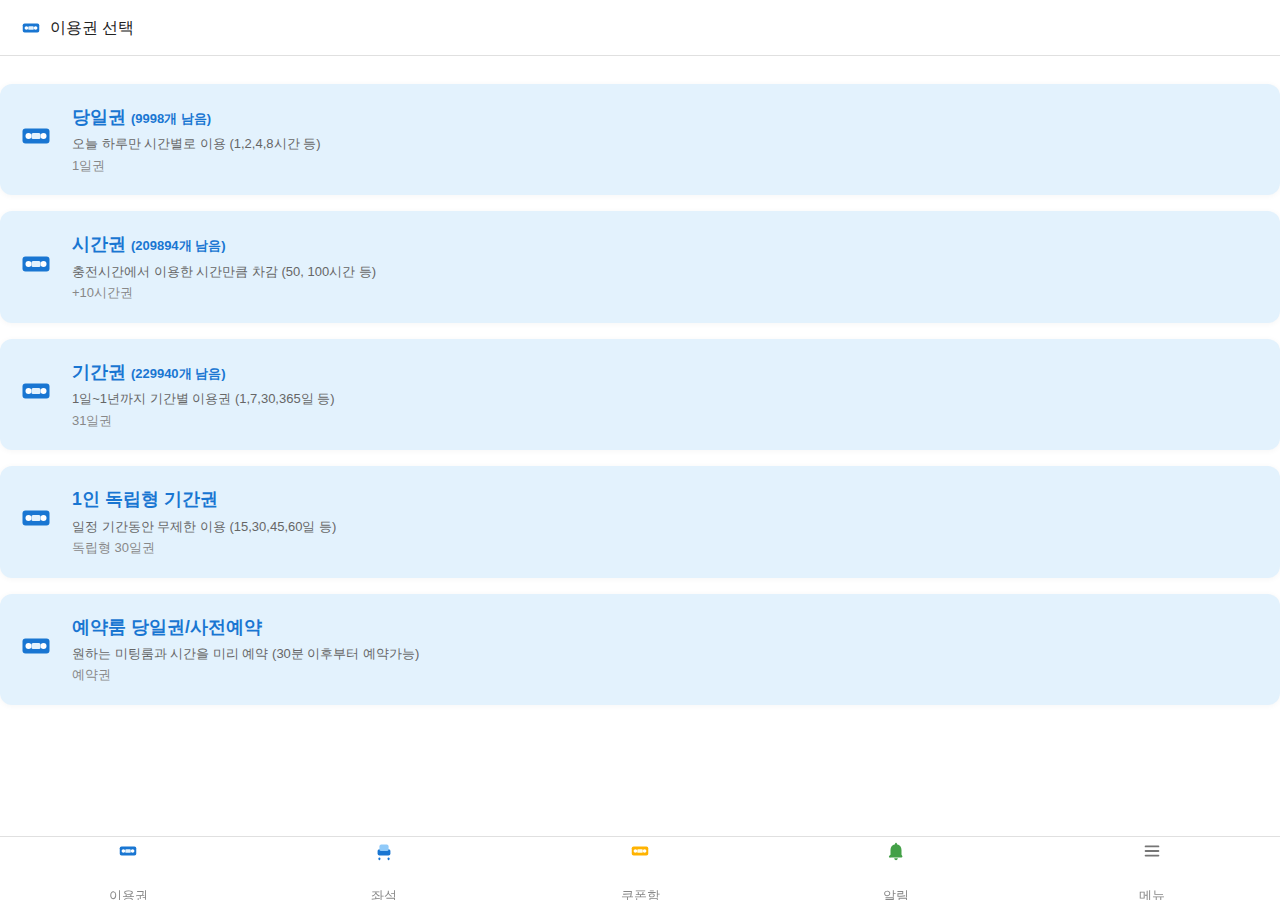
<file: html/pass_select.html>
<!DOCTYPE html>
<html lang="ko">
  <head>
    <meta charset="UTF-8" />
    <meta name="viewport" content="width=device-width, initial-scale=1.0" />
    <title>이용권 선택</title>
    <link rel="stylesheet" href="../assets/css/common.css" />
    <link rel="stylesheet" href="../assets/css/page.css" />
    <link rel="stylesheet" href="../assets/css/animate.css" />
    <style>
      .pass-list {
        margin: 28px 0 18px;
      }
      .pass-card {
        background: #e3f2fd;
        border-radius: 12px;
        box-shadow: 0 1px 6px rgba(0, 0, 0, 0.04);
        padding: 20px 18px;
        margin-bottom: 16px;
        display: flex;
        align-items: center;
        gap: 18px;
        animation: fadeIn 0.7s;
        cursor: pointer;
        transition: box-shadow 0.2s, background 0.2s;
      }
      .pass-card:hover {
        background: #bbdefb;
        box-shadow: 0 2px 10px rgba(25, 118, 210, 0.1);
      }
      .pass-card .icon {
        flex-shrink: 0;
      }
      .pass-card .info {
        flex: 1;
      }
      .pass-card .title {
        font-size: 1.1rem;
        font-weight: 600;
        margin-bottom: 4px;
        color: #1976d2;
      }
      .pass-card .desc {
        font-size: 13px;
        color: #666;
      }
      .pass-card .remain {
        font-size: 13px;
        color: #888;
        margin-top: 2px;
      }
    </style>
  </head>
  <body>
    <div class="page-wrap">
      <header class="header">
        <div style="display: flex; align-items: center; gap: 8px">
          <img src="../assets/img/icon-pass.svg" width="22" alt="이용권" />
          이용권 선택
        </div>
      </header>
      <main style="flex: 1">
        <div class="pass-list fade-in">
          <div class="pass-card">
            <div class="icon">
              <img src="../assets/img/icon-pass.svg" width="36" alt="이용권" />
            </div>
            <div class="info">
              <div class="title">
                당일권
                <span style="font-size: 13px; color: #1976d2"
                  >(9998개 남음)</span
                >
              </div>
              <div class="desc">오늘 하루만 시간별로 이용 (1,2,4,8시간 등)</div>
              <div class="remain">1일권</div>
            </div>
          </div>
          <div class="pass-card">
            <div class="icon">
              <img src="../assets/img/icon-pass.svg" width="36" alt="이용권" />
            </div>
            <div class="info">
              <div class="title">
                시간권
                <span style="font-size: 13px; color: #1976d2"
                  >(209894개 남음)</span
                >
              </div>
              <div class="desc">
                충전시간에서 이용한 시간만큼 차감 (50, 100시간 등)
              </div>
              <div class="remain">+10시간권</div>
            </div>
          </div>
          <div class="pass-card">
            <div class="icon">
              <img src="../assets/img/icon-pass.svg" width="36" alt="이용권" />
            </div>
            <div class="info">
              <div class="title">
                기간권
                <span style="font-size: 13px; color: #1976d2"
                  >(229940개 남음)</span
                >
              </div>
              <div class="desc">
                1일~1년까지 기간별 이용권 (1,7,30,365일 등)
              </div>
              <div class="remain">31일권</div>
            </div>
          </div>
          <div class="pass-card">
            <div class="icon">
              <img src="../assets/img/icon-pass.svg" width="36" alt="이용권" />
            </div>
            <div class="info">
              <div class="title">1인 독립형 기간권</div>
              <div class="desc">
                일정 기간동안 무제한 이용 (15,30,45,60일 등)
              </div>
              <div class="remain">독립형 30일권</div>
            </div>
          </div>
          <div class="pass-card">
            <div class="icon">
              <img src="../assets/img/icon-pass.svg" width="36" alt="이용권" />
            </div>
            <div class="info">
              <div class="title">예약룸 당일권/사전예약</div>
              <div class="desc">
                원하는 미팅룸과 시간을 미리 예약 (30분 이후부터 예약가능)
              </div>
              <div class="remain">예약권</div>
            </div>
          </div>
        </div>
      </main>
      <nav class="footer-nav">
        <div class="footer-nav__item">
          <a href="./pass.html"
            ><img
              src="../assets/img/icon-pass.svg"
              alt="이용권"
            /><br />이용권</a
          >
        </div>
        <div class="footer-nav__item">
          <a href="./seat.html"
            ><img src="../assets/img/icon-seat.svg" alt="좌석" /><br />좌석</a
          >
        </div>
        <div class="footer-nav__item">
          <a href="./coupon.html"
            ><img
              src="../assets/img/icon-coupon.svg"
              alt="쿠폰"
            /><br />쿠폰함</a
          >
        </div>
        <div class="footer-nav__item">
          <a href="./alarm.html"
            ><img src="../assets/img/icon-alarm.svg" alt="알림" /><br />알림</a
          >
        </div>
        <div class="footer-nav__item">
          <a href="./menu.html"
            ><img src="../assets/img/icon-menu.svg" alt="메뉴" /><br />메뉴</a
          >
        </div>
      </nav>
    </div>
    <script src="../js/common.js"></script>
  </body>
</html>
</file>
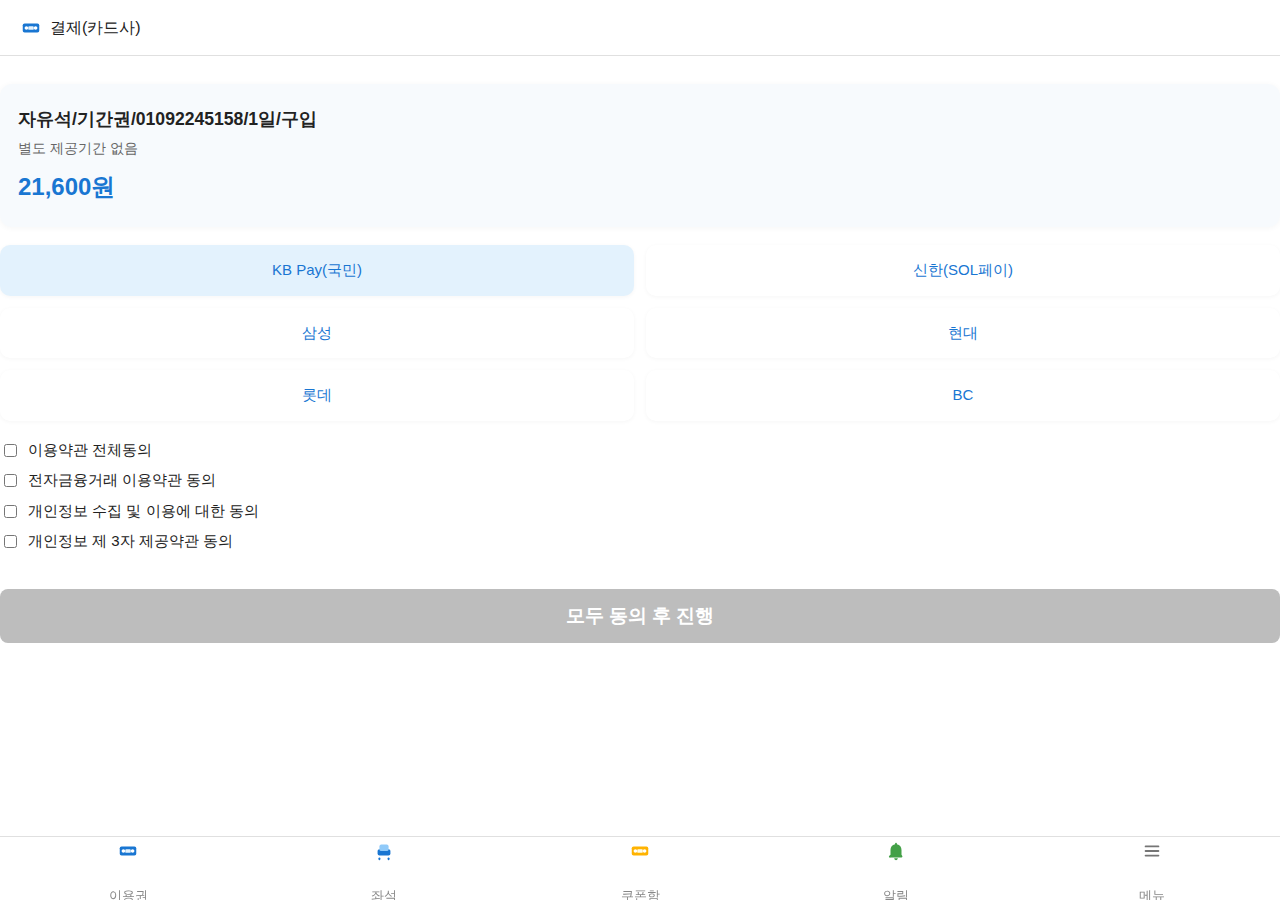
<file: html/pay.html>
<!DOCTYPE html>
<html lang="ko">
  <head>
    <meta charset="UTF-8" />
    <meta name="viewport" content="width=device-width, initial-scale=1.0" />
    <title>결제(카드사)</title>
    <link rel="stylesheet" href="../assets/css/common.css" />
    <link rel="stylesheet" href="../assets/css/page.css" />
    <link rel="stylesheet" href="../assets/css/animate.css" />
    <style>
      .pay-box {
        background: #f7fafd;
        border-radius: 12px;
        box-shadow: 0 1px 6px rgba(0, 0, 0, 0.04);
        padding: 22px 18px;
        margin: 28px 0 18px;
        animation: fadeIn 0.7s;
      }
      .pay-box .title {
        font-size: 1.1rem;
        font-weight: 600;
        margin-bottom: 6px;
      }
      .pay-box .desc {
        font-size: 14px;
        color: #666;
        margin-bottom: 2px;
      }
      .pay-box .price {
        font-size: 1.5rem;
        color: #1976d2;
        font-weight: 700;
        margin: 10px 0 0;
      }
      .card-list {
        display: flex;
        flex-wrap: wrap;
        gap: 12px;
        margin: 18px 0;
      }
      .card-item {
        flex: 1 1 40%;
        min-width: 120px;
        background: #fff;
        border-radius: 10px;
        box-shadow: 0 1px 4px rgba(0, 0, 0, 0.04);
        padding: 14px 0;
        text-align: center;
        font-size: 15px;
        color: #1976d2;
        display: flex;
        flex-direction: column;
        align-items: center;
        gap: 6px;
        cursor: pointer;
        transition: box-shadow 0.2s, background 0.2s;
        animation: scaleIn 0.5s;
      }
      .card-item.selected,
      .card-item:hover {
        background: #e3f2fd;
      }
      .agree-list {
        margin: 18px 0;
      }
      .agree-item {
        display: flex;
        align-items: center;
        gap: 8px;
        margin-bottom: 8px;
        font-size: 15px;
      }
      .agree-item input[type="checkbox"] {
        accent-color: #1976d2;
      }
      .pay-btn {
        width: 100%;
        background: #1976d2;
        color: #fff;
        font-size: 1.2rem;
        font-weight: 600;
        border: none;
        border-radius: 8px;
        padding: 14px 0;
        margin-top: 18px;
        cursor: pointer;
        transition: background 0.2s;
      }
      .pay-btn:disabled {
        background: #bdbdbd;
        cursor: not-allowed;
      }
    </style>
  </head>
  <body>
    <div class="page-wrap">
      <header class="header">
        <div style="display: flex; align-items: center; gap: 8px">
          <img src="../assets/img/icon-pass.svg" width="22" alt="이용권" />
          결제(카드사)
        </div>
      </header>
      <main style="flex: 1">
        <div class="pay-box fade-in">
          <div class="title">자유석/기간권/01092245158/1일/구입</div>
          <div class="desc">별도 제공기간 없음</div>
          <div class="price">21,600원</div>
        </div>
        <div class="card-list slide-up">
          <div class="card-item selected">KB Pay(국민)</div>
          <div class="card-item">신한(SOL페이)</div>
          <div class="card-item">삼성</div>
          <div class="card-item">현대</div>
          <div class="card-item">롯데</div>
          <div class="card-item">BC</div>
        </div>
        <div class="agree-list slide-up">
          <div class="agree-item">
            <input type="checkbox" /> 이용약관 전체동의
          </div>
          <div class="agree-item">
            <input type="checkbox" /> 전자금융거래 이용약관 동의
          </div>
          <div class="agree-item">
            <input type="checkbox" /> 개인정보 수집 및 이용에 대한 동의
          </div>
          <div class="agree-item">
            <input type="checkbox" /> 개인정보 제 3자 제공약관 동의
          </div>
        </div>
        <button class="pay-btn" disabled>모두 동의 후 진행</button>
      </main>
      <nav class="footer-nav">
        <div class="footer-nav__item">
          <a href="./pass.html"
            ><img
              src="../assets/img/icon-pass.svg"
              alt="이용권"
            /><br />이용권</a
          >
        </div>
        <div class="footer-nav__item">
          <a href="./seat.html"
            ><img src="../assets/img/icon-seat.svg" alt="좌석" /><br />좌석</a
          >
        </div>
        <div class="footer-nav__item">
          <a href="./coupon.html"
            ><img
              src="../assets/img/icon-coupon.svg"
              alt="쿠폰"
            /><br />쿠폰함</a
          >
        </div>
        <div class="footer-nav__item">
          <a href="./alarm.html"
            ><img src="../assets/img/icon-alarm.svg" alt="알림" /><br />알림</a
          >
        </div>
        <div class="footer-nav__item">
          <a href="./menu.html"
            ><img src="../assets/img/icon-menu.svg" alt="메뉴" /><br />메뉴</a
          >
        </div>
      </nav>
    </div>
    <script src="../js/common.js"></script>
  </body>
</html>
</file>
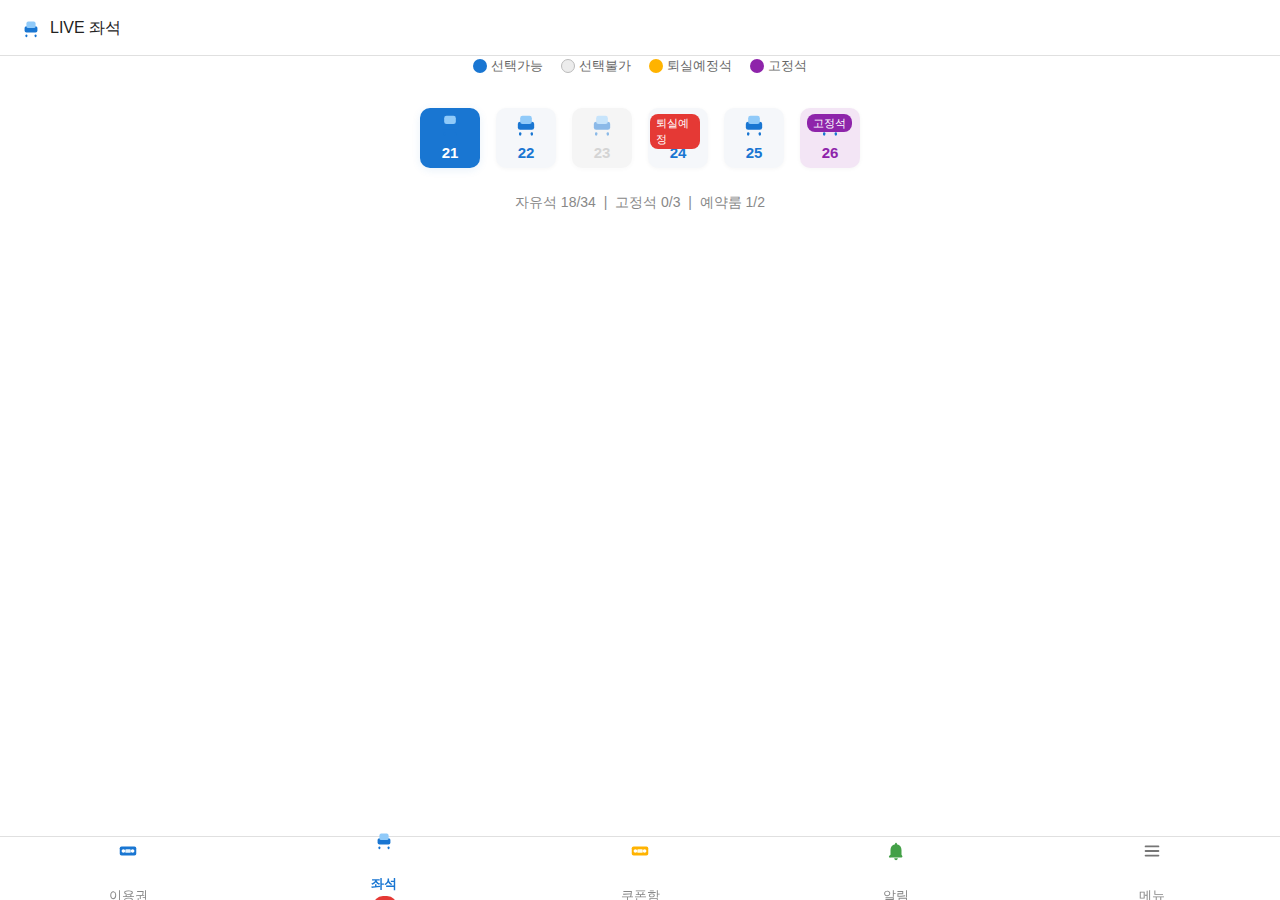
<file: html/seat.html>
<!DOCTYPE html>
<html lang="ko">
  <head>
    <meta charset="UTF-8" />
    <meta name="viewport" content="width=device-width, initial-scale=1.0" />
    <title>좌석 현황</title>
    <link rel="stylesheet" href="../assets/css/common.css" />
    <link rel="stylesheet" href="../assets/css/page.css" />
    <link rel="stylesheet" href="../assets/css/animate.css" />
    <style>
      .seat-map {
        display: flex;
        flex-wrap: wrap;
        gap: 16px;
        justify-content: center;
        margin: 32px 0 24px;
      }
      .seat-box {
        width: 60px;
        height: 60px;
        background: #f5f7fa;
        border-radius: 10px;
        display: flex;
        flex-direction: column;
        align-items: center;
        justify-content: center;
        box-shadow: 0 1px 4px rgba(0, 0, 0, 0.04);
        cursor: pointer;
        transition: box-shadow 0.2s, background 0.2s;
        position: relative;
      }
      .seat-box.selected {
        background: #1976d2;
        box-shadow: 0 2px 8px rgba(25, 118, 210, 0.1);
      }
      .seat-box.selected .seat-num {
        color: #fff;
      }
      .seat-box .seat-num {
        font-size: 15px;
        color: #1976d2;
        font-weight: 600;
        margin-top: 4px;
      }
      .seat-box .badge {
        position: absolute;
        top: 6px;
        right: 8px;
        font-size: 11px;
        background: #e53935;
        color: #fff;
        border-radius: 8px;
        padding: 1px 6px;
      }
      .seat-box.unavailable {
        background: #ececec;
        cursor: not-allowed;
        opacity: 0.5;
      }
      .seat-box.unavailable .seat-num {
        color: #aaa;
      }
      .legend {
        display: flex;
        gap: 18px;
        justify-content: center;
        margin-bottom: 10px;
        font-size: 13px;
        color: #666;
      }
      .legend span {
        display: flex;
        align-items: center;
        gap: 4px;
      }
      .legend .dot {
        width: 14px;
        height: 14px;
        border-radius: 50%;
        display: inline-block;
      }
      .dot-ava {
        background: #1976d2;
      }
      .dot-unava {
        background: #ececec;
        border: 1px solid #bbb;
      }
      .dot-resv {
        background: #ffb300;
      }
      .dot-fix {
        background: #8e24aa;
      }
    </style>
  </head>
  <body>
    <div class="page-wrap">
      <header class="header">
        <div style="display: flex; align-items: center; gap: 8px">
          <img src="../assets/img/icon-seat.svg" width="22" alt="좌석" /> LIVE
          좌석
        </div>
      </header>
      <main style="flex: 1">
        <div class="legend fade-in">
          <span><span class="dot dot-ava"></span>선택가능</span>
          <span><span class="dot dot-unava"></span>선택불가</span>
          <span><span class="dot dot-resv"></span>퇴실예정석</span>
          <span><span class="dot dot-fix"></span>고정석</span>
        </div>
        <div class="seat-map slide-up">
          <div class="seat-box selected">
            <img src="../assets/img/icon-seat.svg" width="28" alt="좌석" />
            <span class="seat-num">21</span>
          </div>
          <div class="seat-box">
            <img src="../assets/img/icon-seat.svg" width="28" alt="좌석" />
            <span class="seat-num">22</span>
          </div>
          <div class="seat-box unavailable">
            <img src="../assets/img/icon-seat.svg" width="28" alt="좌석" />
            <span class="seat-num">23</span>
          </div>
          <div class="seat-box">
            <img src="../assets/img/icon-seat.svg" width="28" alt="좌석" />
            <span class="seat-num">24</span>
            <span class="badge">퇴실예정</span>
          </div>
          <div class="seat-box">
            <img src="../assets/img/icon-seat.svg" width="28" alt="좌석" />
            <span class="seat-num">25</span>
          </div>
          <div class="seat-box" style="background: #f3e5f5">
            <img src="../assets/img/icon-seat.svg" width="28" alt="좌석" />
            <span class="seat-num" style="color: #8e24aa">26</span>
            <span class="badge" style="background: #8e24aa">고정석</span>
          </div>
        </div>
        <div
          style="
            text-align: center;
            color: #888;
            font-size: 14px;
            margin-top: 10px;
          "
        >
          자유석 18/34 &nbsp;|&nbsp; 고정석 0/3 &nbsp;|&nbsp; 예약룸 1/2
        </div>
      </main>
      <nav class="footer-nav">
        <div class="footer-nav__item">
          <a href="./pass.html"
            ><img
              src="../assets/img/icon-pass.svg"
              width="20"
              alt="이용권"
            /><br />이용권</a
          >
        </div>
        <div class="footer-nav__item active">
          <a href="./seat.html"
            ><img
              src="../assets/img/icon-seat.svg"
              width="20"
              alt="좌석"
            /><br />좌석<span class="badge">18</span></a
          >
        </div>
        <div class="footer-nav__item">
          <a href="./coupon.html"
            ><img
              src="../assets/img/icon-coupon.svg"
              width="20"
              alt="쿠폰"
            /><br />쿠폰함</a
          >
        </div>
        <div class="footer-nav__item">
          <a href="./alarm.html"
            ><img
              src="../assets/img/icon-alarm.svg"
              width="20"
              alt="알림"
            /><br />알림</a
          >
        </div>
        <div class="footer-nav__item">
          <a href="./menu.html"
            ><img
              src="../assets/img/icon-menu.svg"
              width="20"
              alt="메뉴"
            /><br />메뉴</a
          >
        </div>
      </nav>
    </div>
    <script src="../js/common.js"></script>
    <script>
      // 좌석 선택 애니메이션 예시
      document.querySelectorAll(".seat-box").forEach((box) => {
        box.addEventListener("click", function () {
          if (box.classList.contains("unavailable")) return;
          document
            .querySelectorAll(".seat-box")
            .forEach((b) => b.classList.remove("selected"));
          box.classList.add("selected");
        });
      });
    </script>
  </body>
</html>
</file>
<file: assets/css/common.css>
/* common.css - 실무용 공통 스타일 */

html,
body,
div,
span,
applet,
object,
iframe,
h1,
h2,
h3,
h4,
h5,
h6,
p,
blockquote,
pre,
a,
abbr,
acronym,
address,
big,
cite,
code,
del,
dfn,
em,
img,
ins,
kbd,
q,
s,
samp,
small,
strike,
strong,
sub,
sup,
tt,
var,
b,
u,
i,
center,
dl,
dt,
dd,
ol,
ul,
li,
fieldset,
form,
label,
legend,
table,
caption,
tbody,
tfoot,
thead,
tr,
th,
td,
article,
aside,
canvas,
details,
embed,
figure,
figcaption,
footer,
header,
hgroup,
menu,
nav,
output,
ruby,
section,
summary,
time,
mark,
audio,
video {
  margin: 0;
  padding: 0;
  border: 0;
  font-size: 100%;
  font: inherit;
  vertical-align: baseline;
  box-sizing: border-box;
}

body {
  line-height: 1.5;
  color: #222;
  background: #f8f9fa;
  font-family: "Pretendard", "Noto Sans KR", Arial, sans-serif;
}

ol,
ul {
  list-style: none;
}
a {
  color: inherit;
  text-decoration: none;
}
button,
input,
select,
textarea {
  font-family: inherit;
  font-size: 1rem;
  outline: none;
  border-radius: 4px;
  border: 1px solid #e0e0e0;
  padding: 8px 12px;
  background: #fff;
  transition: border 0.2s;
}
button {
  cursor: pointer;
  background: #1976d2;
  color: #fff;
  border: none;
  font-weight: 500;
  padding: 10px 18px;
  border-radius: 6px;
  transition: background 0.2s;
}
button:hover {
  background: #1565c0;
}
input:focus,
textarea:focus,
select:focus {
  border-color: #1976d2;
}
.container {
  max-width: 900px;
  margin: 0 auto;
  padding: 24px;
}
</file>
<file: assets/css/page.css>
/* page.css - 각 화면별 공통 레이아웃 및 주요 UI 요소 스타일 */

.page-wrap {
  min-height: 100vh;
  background: #fff;
  display: flex;
  flex-direction: column;
}

.header {
  height: 56px;
  display: flex;
  align-items: center;
  justify-content: space-between;
  padding: 0 20px;
  background: #fff;
  border-bottom: 1px solid #e0e0e0;
}

.footer-nav {
  height: 64px;
  display: flex;
  align-items: center;
  justify-content: space-around;
  border-top: 1px solid #e0e0e0;
  background: #fff;
  position: fixed;
  left: 0;
  right: 0;
  bottom: 0;
  z-index: 100;
}

.footer-nav__item {
  flex: 1;
  text-align: center;
  color: #888;
  font-size: 13px;
  padding: 8px 0 0 0;
}
.footer-nav__item a {
  display: flex;
  flex-direction: column;
  align-items: center;
  gap: 2px;
  justify-content: center;
  font-size: 13px;
}
.footer-nav__item a img {
  display: block;
  width: 22px;
  height: 22px;
  margin-bottom: 2px;
}
.footer-nav__item.active {
  color: #1976d2;
  font-weight: 600;
}

.badge {
  display: inline-block;
  min-width: 18px;
  padding: 2px 6px;
  font-size: 11px;
  color: #fff;
  background: #e53935;
  border-radius: 10px;
  vertical-align: top;
  margin-left: 2px;
}

.card {
  background: #f7fafd;
  border-radius: 12px;
  box-shadow: 0 2px 8px rgba(0, 0, 0, 0.04);
  padding: 24px 20px;
  margin-bottom: 20px;
}
</file>
